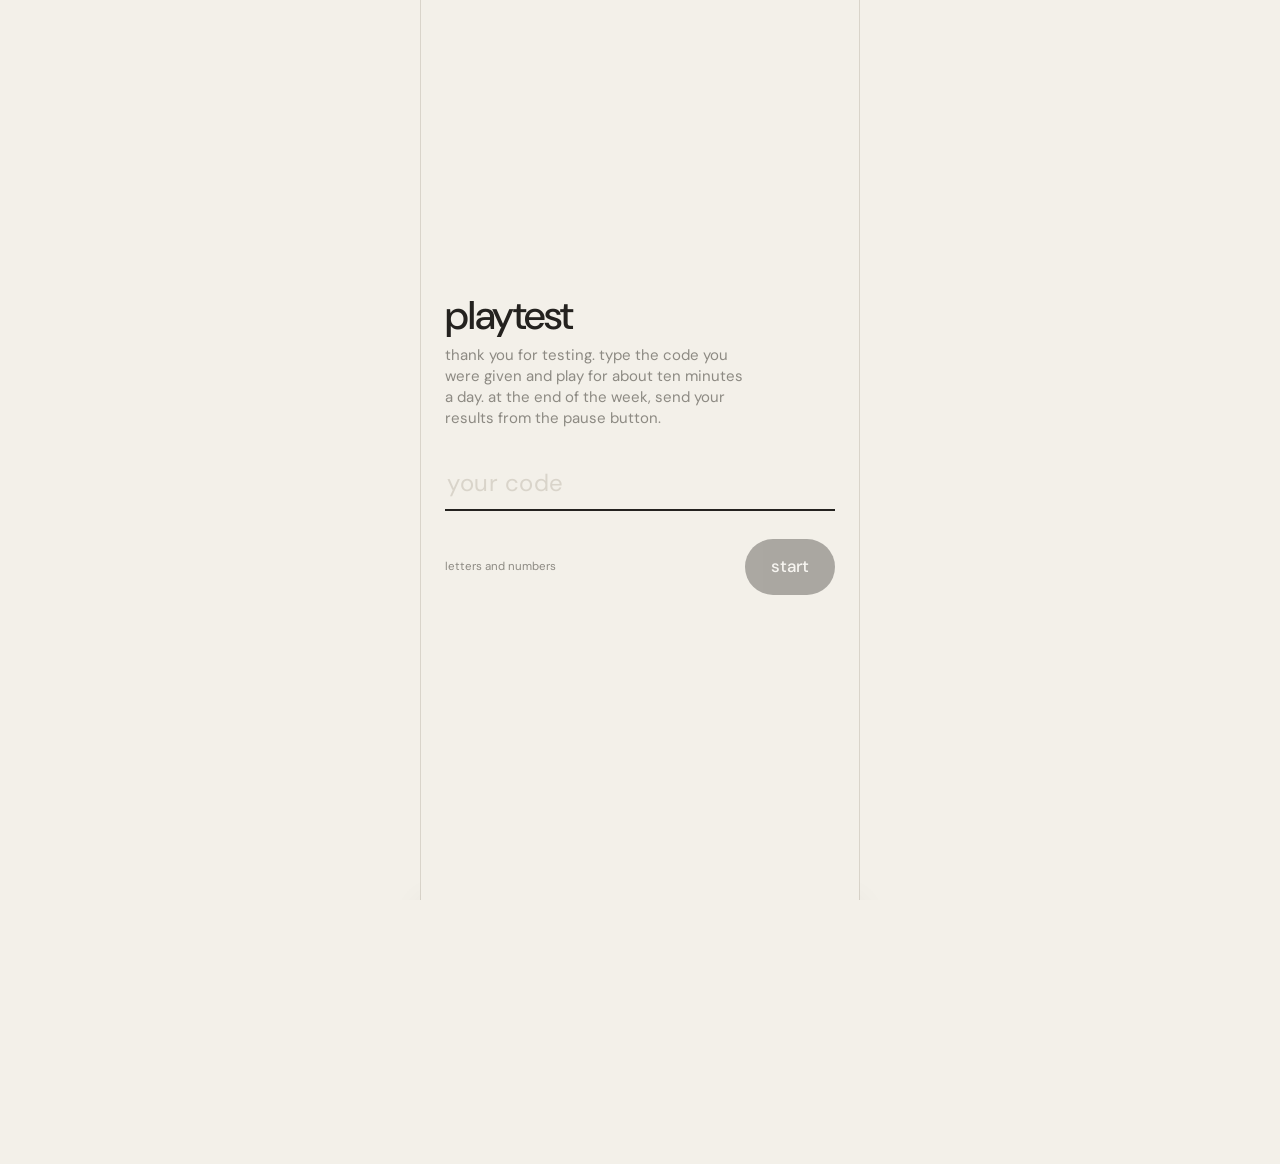
<file: index.html>
<!DOCTYPE html>
<html lang="en">
<head>
<meta charset="utf-8">
<meta name="viewport" content="width=device-width,initial-scale=1,viewport-fit=cover">
<title>mikado</title>
<link rel="icon" href="data:,">
<meta name="robots" content="noindex, nofollow">
<link rel="preload" href="./fonts/DMSans-variable.woff2" as="font" type="font/woff2" crossorigin>
  <script type="module" crossorigin src="./assets/index-BjYEsA4o.js"></script>
  <link rel="stylesheet" crossorigin href="./assets/index-D3YtkvQL.css">
</head>
<body>
<div id="app">
<header>
<div class="lv"><button class="ib" id="menuBtn" aria-label="Menu"><svg width="24" height="24" viewBox="0 0 24 24" fill="none" stroke="#24221f" stroke-width="2.2" stroke-linecap="round"><path d="M9 5v14M15 5v14"/></svg></button>
<div><div class="num" id="lvNum">1</div><div class="sub" id="lvName"></div></div></div>
<div class="count"><div><b id="cnt"></b><div class="sub" id="wob"></div></div><svg id="ring" width="48" height="48" viewBox="0 0 48 48" role="img" aria-label="Progress"></svg></div>
</header>
<div id="boardWrap"><svg id="board" viewBox="0 0 390 560" preserveAspectRatio="xMidYMid meet" role="img" aria-label="Game board of crossing coloured lines"></svg><div id="toast" role="status" aria-live="polite"></div></div>
<svg id="rack" viewBox="0 0 390 84" role="img" aria-label="Rack"></svg>
<div id="hint" aria-live="polite"></div>
<footer>
<div class="tools">
<button class="tool" id="tTweez" aria-pressed="false" aria-label="Tweezers: lift any line, even a covered one"><svg width="24" height="24" viewBox="0 0 24 24" fill="none" stroke="#24221f" stroke-width="2.2" stroke-linecap="round" stroke-linejoin="round"><path d="M8 3l3.2 12.5M16 3l-3.2 12.5"/><path d="M11.2 15.5L12 21l.8-5.5"/></svg><span id="nTweez"></span></button>
<button class="tool" id="tMag" aria-label="Magnet: pull a matching line into the rack"><svg width="24" height="24" viewBox="0 0 24 24" fill="none" stroke="#24221f" stroke-width="2.2" stroke-linecap="round" stroke-linejoin="round"><path d="M6 4v8a6 6 0 0 0 12 0V4"/><path d="M6 8h3M15 8h3"/></svg><span id="nMag"></span></button>
<button class="tool" id="tLens" aria-label="Inspect: show every free line"><svg width="24" height="24" viewBox="0 0 24 24" fill="none" stroke="#24221f" stroke-width="2.2" stroke-linecap="round" stroke-linejoin="round"><circle cx="10.5" cy="10.5" r="6"/><path d="M15 15l5.5 5.5"/></svg><span id="nLens"></span></button>
</div>
<button class="tool" id="tUndo" aria-label="Undo last move"><svg width="24" height="24" viewBox="0 0 24 24" fill="none" stroke="#24221f" stroke-width="2.2" stroke-linecap="round" stroke-linejoin="round"><path d="M9 14L4 9l5-5"/><path d="M4 9h10.5a5.5 5.5 0 0 1 0 11H11"/></svg><span id="nUndo"></span></button>
</footer>
<svg id="fly" aria-hidden="true"></svg>

<section class="over" id="win" aria-labelledby="winT">
<svg id="ghost" viewBox="0 0 390 560" style="width:100%;height:auto;max-height:32vh;opacity:.55" aria-hidden="true"></svg>
<div class="sub" style="margin-top:6px" id="winLv"></div>
<div style="display:flex;align-items:baseline;gap:10px"><span class="big" id="winN"></span><h2 id="winT" style="font-size:20px;letter-spacing:0">lines cleared</h2></div>
<div style="display:flex;align-items:center;gap:10px;margin-top:6px"><svg id="stars" width="90" height="24" viewBox="0 0 90 24" aria-hidden="true"></svg><span class="sub" id="starTxt"></span></div>
<div class="stats"><div><b id="sMoves"></b><span>moves</span></div><div><b id="sTime"></b><span>time</span></div><div><b id="sWob"></b><span>wobbles</span></div></div>
<div class="sub" style="margin-top:22px">sets cleared, in order</div>
<svg id="chart" width="300" height="140" viewBox="0 0 300 140" role="img" aria-label="Order and time each colour was cleared"></svg>
<div class="row"><button class="txt" id="replay"><svg width="22" height="22" viewBox="0 0 24 24" fill="none" stroke="#24221f" stroke-width="2.2" stroke-linecap="round" stroke-linejoin="round"><path d="M4 12a8 8 0 1 0 2.3-5.7"/><path d="M4 4v4h4"/></svg>replay</button><button class="pill" id="nextBtn">next</button></div>
</section>

<section class="over" id="lose" aria-labelledby="loseT">
<div style="margin-top:auto"></div>
<svg width="300" height="40" viewBox="0 0 300 40" aria-hidden="true" id="loseRack"></svg>
<h2 id="loseT" style="margin-top:22px"></h2>
<p id="loseP"></p>
<div class="row" style="margin-top:40px"><button class="txt" id="loseUndo"><svg width="22" height="22" viewBox="0 0 24 24" fill="none" stroke="#24221f" stroke-width="2.2" stroke-linecap="round" stroke-linejoin="round"><path d="M9 14L4 9l5-5"/><path d="M4 9h10.5a5.5 5.5 0 0 1 0 11H11"/></svg>undo</button><button class="pill" id="loseRetry">try again</button></div>
<div style="margin-bottom:auto"></div>
</section>

<section class="over" id="picker" aria-labelledby="pickerT">
<h2 id="pickerT">line one</h2>
<p>the ten levels of the prototype. a temporary home until the real one is built.</p>
<div id="pickerList" style="margin-top:22px"></div>
</section>

<section class="over" id="ptStart" aria-labelledby="ptStartT">
<div style="margin-top:auto"></div>
<h2 id="ptStartT">playtest</h2>
<p>thank you for testing. type the code you were given and play for about ten minutes a day. at the end of the week, send your results from the pause button.</p>
<input id="ptCode" class="field" autocomplete="off" autocapitalize="none" autocorrect="off" spellcheck="false" maxlength="24" aria-label="Tester code" placeholder="your code">
<div class="row" style="margin-top:28px"><span class="sub">letters and numbers</span><button class="pill" id="ptGo" disabled>start</button></div>
<div style="margin-bottom:auto"></div>
</section>

<section class="over" id="ptEnd" aria-labelledby="ptEndT">
<div style="margin-top:auto"></div>
<h2 id="ptEndT">your results</h2>
<p id="ptSummary"></p>
<p>sending shares one small file with your moves on each level. nothing else about you or your phone is in it.</p>
<div class="row" style="margin-top:28px"><button class="txt" id="ptBack">back to the game</button><button class="pill" id="ptSend">send results</button></div>
<p class="sub" id="ptSent" role="status"></p>
<div style="margin-bottom:auto"></div>
</section>

<div id="scrim"></div>
<div id="sheet" role="dialog" aria-label="Menu">
<div style="width:36px;height:4px;border-radius:2px;background:var(--faint);margin:0 auto 8px"></div>
<button class="item" id="mResume">resume<span class="sub">tap outside</span></button>
<button class="item" id="mLevels">all levels</button>
<button class="item" id="mRestart">restart level</button>
<button class="item" id="mSound" aria-pressed="true">sound<span class="sub" id="soundLbl">on</span></button>
<button class="item" id="mResults" hidden>send results</button>
<button class="item" id="mDebug" hidden>debug overlay<span class="sub" id="debugLbl">off</span></button>
</div>
</div>
</body>
</html>
</file>
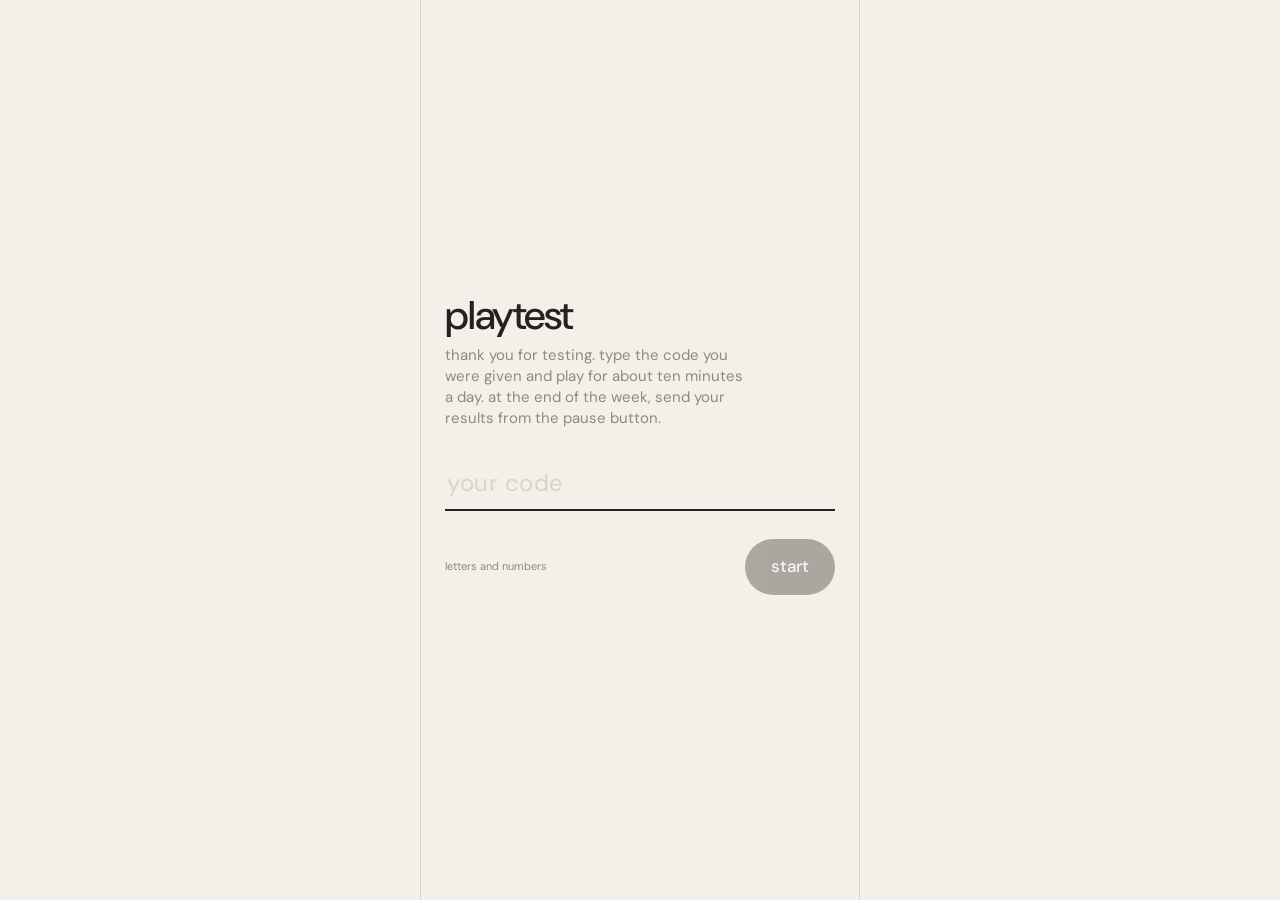
<file: 2/index.html>
<!DOCTYPE html>
<html lang="en">
<head>
<meta charset="utf-8">
<meta name="viewport" content="width=device-width,initial-scale=1,viewport-fit=cover">
<title>mikado line</title>
<link rel="icon" href="data:,">
<meta name="robots" content="noindex, nofollow">
<link rel="preload" href="./fonts/DMSans-variable.woff2" as="font" type="font/woff2" crossorigin>
  <script type="module" crossorigin src="./assets/index-CEz_vMgi.js"></script>
  <link rel="stylesheet" crossorigin href="./assets/index-fGDS7TFb.css">
</head>
<body>
<div id="app">
<header>
<div class="lv"><button class="ib" id="menuBtn" aria-label="Menu" data-i18n-aria="aria.menu"><svg aria-hidden="true" width="24" height="24" viewBox="0 0 24 24" fill="none" stroke="#24221f" stroke-width="2.2" stroke-linecap="round"><path d="M9 5v14M15 5v14"/></svg></button>
<div><div class="num" id="lvNum">1</div><div class="sub" id="lvName"></div></div></div>
<div class="count"><div><b id="cnt"></b><div class="sub" id="wob"></div></div><svg id="ring" width="48" height="48" viewBox="0 0 48 48" role="img" aria-label="Progress"></svg></div>
</header>
<div id="boardWrap"><svg id="board" viewBox="0 0 390 560" preserveAspectRatio="xMidYMid meet" role="img" aria-label="Game board of crossing coloured lines" data-i18n-aria="aria.board"></svg><div id="toast" role="status" aria-live="polite"></div></div>
<svg id="rack" viewBox="0 0 390 76" role="img" aria-label="Rack"></svg>
<div id="hint" aria-live="polite"></div>
<div id="ruleCard" role="status" hidden><svg id="ruleGlyph" width="40" height="40" viewBox="0 0 40 40" aria-hidden="true"></svg><div><div class="sub" id="ruleLabel"></div><div id="ruleText"></div></div></div>
<footer>
<div class="tools">
<button class="tool" id="tTweez" aria-pressed="false" aria-label="Tweezers: lift any line, even a covered one" data-i18n-aria="aria.tweezers"><svg aria-hidden="true" width="24" height="24" viewBox="0 0 24 24" fill="none" stroke="#24221f" stroke-width="2.2" stroke-linecap="round" stroke-linejoin="round"><path d="M8 3l3.2 12.5M16 3l-3.2 12.5"/><path d="M11.2 15.5L12 21l.8-5.5"/></svg><span id="nTweez"></span></button>
<button class="tool" id="tMag" aria-label="Magnet: pull a matching line into the rack" data-i18n-aria="aria.magnet"><svg aria-hidden="true" width="24" height="24" viewBox="0 0 24 24" fill="none" stroke="#24221f" stroke-width="2.2" stroke-linecap="round" stroke-linejoin="round"><path d="M6 4v8a6 6 0 0 0 12 0V4"/><path d="M6 8h3M15 8h3"/></svg><span id="nMag"></span></button>
<button class="tool" id="tHint" aria-label="hint: show the next move" data-i18n-aria="aria.hint"><svg aria-hidden="true" width="24" height="24" viewBox="0 0 24 24" fill="none" stroke="#24221f" stroke-width="2.2" stroke-linecap="round" stroke-linejoin="round"><circle cx="6" cy="18" r="2.5"/><path d="M8 16l8-8"/><path d="M11 7h6v6"/></svg><span id="nHint"></span></button>
<button class="tool" id="tLens" aria-label="Inspect: show every free line" data-i18n-aria="aria.inspect"><svg aria-hidden="true" width="24" height="24" viewBox="0 0 24 24" fill="none" stroke="#24221f" stroke-width="2.2" stroke-linecap="round" stroke-linejoin="round"><circle cx="10.5" cy="10.5" r="6"/><path d="M15 15l5.5 5.5"/></svg><span id="nLens"></span></button>
</div>
<button class="chip" id="showWay" hidden data-i18n="help.showTheWay">show the way</button>
<button class="tool" id="tUndo" aria-label="Undo last move" data-i18n-aria="aria.undo"><svg aria-hidden="true" width="24" height="24" viewBox="0 0 24 24" fill="none" stroke="#24221f" stroke-width="2.2" stroke-linecap="round" stroke-linejoin="round"><path d="M9 14L4 9l5-5"/><path d="M4 9h10.5a5.5 5.5 0 0 1 0 11H11"/></svg><span id="nUndo"></span></button>
</footer>
<svg id="fly" aria-hidden="true"></svg>

<section class="over" id="win" role="dialog" aria-modal="true" aria-labelledby="winT">
<button class="ib" id="winShare" aria-label="share a picture of this level" data-i18n-aria="aria.share"><svg width="24" height="24" viewBox="0 0 24 24" fill="none" stroke="#24221f" stroke-width="2.2" stroke-linecap="round" stroke-linejoin="round" aria-hidden="true"><path d="M12 4v11M7.5 8.5L12 4l4.5 4.5"/><path d="M5 13v6h14v-6"/></svg></button>
<svg id="ghost" viewBox="0 0 390 560" preserveAspectRatio="xMidYMid meet" aria-hidden="true"></svg>
<div class="winLv" id="winLv"></div>
<div class="winHead"><span class="big" id="winN"></span><h2 id="winT" data-i18n="win.linesCleared">lines cleared</h2></div>
<div class="winStars"><svg id="stars" width="90" height="24" viewBox="0 0 90 24" aria-hidden="true"></svg><span id="starTxt"></span></div>
<div class="winBody">
<div><div class="winLabel" data-i18n="win.timePerColour">time per colour</div><svg id="chart" width="240" height="140" viewBox="0 0 240 140" role="img" aria-label="When each colour was cleared" data-i18n-aria="win.chartAria"></svg></div>
<div class="winStats"><div><b id="sTime"></b><span data-i18n="win.time">time</span></div><div><b id="sWob"></b><span data-i18n="win.wobbles">wobbles</span></div></div>
</div>
<div class="row winRow"><button class="txt" id="replay"><svg width="22" height="22" viewBox="0 0 24 24" fill="none" stroke="#24221f" stroke-width="2.2" stroke-linecap="round" stroke-linejoin="round" aria-hidden="true"><path d="M4 12a8 8 0 1 0 2.3-5.7"/><path d="M4 4v4h4"/></svg><span data-i18n="win.replay">replay</span></button><button class="pill next" id="nextBtn"><span id="nextLbl">next</span><svg width="20" height="20" viewBox="0 0 24 24" fill="none" stroke="#fff" stroke-width="2.2" stroke-linecap="round" stroke-linejoin="round" aria-hidden="true"><path d="M9 6l6 6-6 6"/></svg></button></div>
</section>

<section class="over" id="lose" role="dialog" aria-modal="true" aria-labelledby="loseT">
<svg id="loseBoard" viewBox="0 0 390 560" preserveAspectRatio="xMidYMid meet" aria-hidden="true"></svg>
<svg id="loseRack" viewBox="0 0 390 80" aria-hidden="true"></svg>
<h2 id="loseT"></h2>
<p id="loseP"></p>
<div id="loseTrail" hidden><svg id="loseTrailSvg" height="32" aria-hidden="true"></svg><div class="sub" data-i18n="lose.trailCaption">the last move that could still be won is ringed</div></div>
<div class="row loseRow"><button class="txt" id="loseUndo"><svg aria-hidden="true" width="22" height="22" viewBox="0 0 24 24" fill="none" stroke="#24221f" stroke-width="2.2" stroke-linecap="round" stroke-linejoin="round"><path d="M9 14L4 9l5-5"/><path d="M4 9h10.5a5.5 5.5 0 0 1 0 11H11"/></svg><span data-i18n="lose.undo">undo</span><span class="left" id="loseLeft"></span></button><button class="pill" id="loseRetry" data-i18n="lose.retry">try again</button></div>
</section>

<section class="over" id="home" role="dialog" aria-modal="true" aria-labelledby="homeT">
<div class="homeTop"><svg aria-hidden="true" width="110" height="66" viewBox="0 0 140 84" style="display:block"><line x1="18" y1="70" x2="120" y2="6" stroke="#f3f0e9" stroke-width="16" stroke-linecap="round"/><line x1="18" y1="70" x2="120" y2="6" stroke="#e2382b" stroke-width="9" stroke-linecap="round"/><line x1="6" y1="22" x2="126" y2="66" stroke="#f3f0e9" stroke-width="16" stroke-linecap="round"/><line x1="6" y1="22" x2="126" y2="66" stroke="#2a6fd6" stroke-width="9" stroke-linecap="round"/><line x1="44" y1="4" x2="96" y2="80" stroke="#f3f0e9" stroke-width="16" stroke-linecap="round"/><line x1="44" y1="4" x2="96" y2="80" stroke="#f2b400" stroke-width="9" stroke-linecap="round"/><circle cx="18" cy="70" r="6.5" fill="#fff" stroke="#24221f" stroke-width="2.6"/><rect x="120.3" y="60.3" width="11.4" height="11.4" fill="#fff" stroke="#24221f" stroke-width="2.6" stroke-linejoin="round"/><path d="M96,72.9 L102.8,84.9 L89.2,84.9Z" fill="#fff" stroke="#24221f" stroke-width="2.6" stroke-linejoin="round"/></svg><h2 id="homeT" class="homeName" data-i18n="app.title">mikado line</h2><p data-i18n="home.tagline">one line at a time</p></div>
<button class="homeDaily" id="homeDaily" hidden><svg aria-hidden="true" width="40" height="16" viewBox="0 0 40 16"><line x1="8" y1="8" x2="32" y2="8" stroke="#f07b1e" stroke-width="5"/><circle cx="8" cy="8" r="5.5" fill="#fff" stroke="#24221f" stroke-width="2.4"/><circle cx="32" cy="8" r="5.5" fill="#fff" stroke="#24221f" stroke-width="2.4"/></svg><span class="homeDailyT" data-i18n="daily.title">daily line</span><span class="sub" id="homeDailyState"></span><svg aria-hidden="true" width="20" height="20" viewBox="0 0 24 24" fill="none" stroke="#8d8a83" stroke-width="2.2" stroke-linecap="round" stroke-linejoin="round"><path d="M9 6l6 6-6 6"/></svg></button>
<div class="homeHead"><div class="homeTitle"><h3 id="homeLine"></h3><span class="sub" id="homeOf"></span></div><button class="txt homeMapBtn" id="homeMapBtn" data-i18n="map.open">all lines</button></div>
<svg id="homeMap" viewBox="0 0 390 190" role="group" aria-label="line"></svg>
<div class="sub homeReplay" id="homeReplay" data-i18n="home.replay">tap a won stop to play it again</div>
<div class="homeFoot"><div><div class="sub" id="homeNext"></div><div class="homeLevel" id="homeLevel"></div></div><button class="pill homePlay" id="homePlay" aria-label="play" data-i18n-aria="aria.play"><svg aria-hidden="true" width="26" height="26" viewBox="0 0 24 24"><path d="M8 5l11 7-11 7z" fill="#fff"/></svg></button></div>
<nav class="tabs" id="homeTabs" hidden aria-label="sections" data-i18n-aria="aria.tabs"><button data-tab="play"><svg aria-hidden="true" width="22" height="22" viewBox="0 0 24 24" fill="none" stroke="currentColor" stroke-width="2.2" stroke-linecap="round"><path d="M5 19L19 5"/></svg><span data-i18n="tab.play">play</span></button><button data-tab="daily"><svg aria-hidden="true" width="22" height="22" viewBox="0 0 24 24" fill="none" stroke="currentColor" stroke-width="2.2" stroke-linecap="round" stroke-linejoin="round"><rect x="3.5" y="5" width="17" height="15.5" rx="1.5"/><path d="M3.5 10h17M8 3v4M16 3v4"/></svg><span data-i18n="tab.daily">daily</span></button><button data-tab="shop"><svg aria-hidden="true" width="22" height="22" viewBox="0 0 24 24" fill="none" stroke="currentColor" stroke-width="2.2" stroke-linecap="round" stroke-linejoin="round"><path d="M6 8h12l-1 12H7z"/><path d="M9 8a3 3 0 0 1 6 0"/></svg><span data-i18n="tab.shop">shop</span></button></nav>
</section>

<section class="over" id="lineDone" role="dialog" aria-modal="true" aria-labelledby="ldTitle">
<div class="ldHead"><div class="sub" id="ldLevels"></div><h2 id="ldTitle"></h2></div>
<svg id="ldNet" class="netMap" viewBox="0 0 390 250" aria-hidden="true"></svg>
<svg id="ldLine" viewBox="0 0 370 58" role="img" aria-label="stars"></svg>
<div class="ldStarsRow"><span id="ldStars"></span><span class="sub" id="ldGoal"></span></div>
<div id="ldRows"></div>
<div class="ldFoot"><button class="pill" id="ldNext" data-i18n="lineDone.next">next line</button></div>
</section>

<section class="over" id="howto" role="dialog" aria-modal="true" aria-labelledby="howtoT">
<button class="ib" id="howtoBack" aria-label="back" data-i18n-aria="aria.back"><svg width="24" height="24" viewBox="0 0 24 24" fill="none" stroke="#24221f" stroke-width="2.2" stroke-linecap="round" stroke-linejoin="round" aria-hidden="true"><path d="M15 6l-6 6 6 6"/></svg></button>
<h2 id="howtoT" data-i18n="howto.title">how to play</h2>
<div id="htList"></div>
</section>

<section class="over" id="end" role="dialog" aria-modal="true" aria-labelledby="endT">
<div style="margin-top:auto"></div>
<h2 id="endT" data-i18n="end.title">all lines played</h2>
<p data-i18n="end.text">new lines arrive with updates.</p>
<div class="endRow"><span class="sub" id="endGoals"></span></div>
<button class="endRow endDaily" id="endDaily" hidden><span data-i18n="daily.title">daily line</span><span class="sub" id="endDailyState"></span></button>
<div style="margin-bottom:auto"></div>
<button class="pill" id="endHome" data-i18n="end.home">home</button>
</section>

<section class="over" id="shop" role="dialog" aria-modal="true" aria-labelledby="shopT">
<button class="ib" id="shopBack" aria-label="back" data-i18n-aria="aria.back"><svg width="24" height="24" viewBox="0 0 24 24" fill="none" stroke="#24221f" stroke-width="2.2" stroke-linecap="round" stroke-linejoin="round" aria-hidden="true"><path d="M15 6l-6 6 6 6"/></svg></button>
<div class="shopHead"><h2 id="shopT" data-i18n="shop.title">shop</h2><span id="shopTokens"></span></div>
<p data-i18n="shop.tagline">tools and calm. tokens come only from playing.</p>
<div class="shopNote" id="shopOffline" hidden data-i18n="shop.offline">the store cannot be reached right now. everything you own still works.</div>
<div id="shopList"></div>
<button class="txt" id="shopRestore" data-i18n="shop.restore">restore purchases</button>
<nav class="tabs" id="shopTabs" hidden aria-label="sections" data-i18n-aria="aria.tabs"><button data-tab="play"><svg aria-hidden="true" width="22" height="22" viewBox="0 0 24 24" fill="none" stroke="currentColor" stroke-width="2.2" stroke-linecap="round"><path d="M5 19L19 5"/></svg><span data-i18n="tab.play">play</span></button><button data-tab="daily"><svg aria-hidden="true" width="22" height="22" viewBox="0 0 24 24" fill="none" stroke="currentColor" stroke-width="2.2" stroke-linecap="round" stroke-linejoin="round"><rect x="3.5" y="5" width="17" height="15.5" rx="1.5"/><path d="M3.5 10h17M8 3v4M16 3v4"/></svg><span data-i18n="tab.daily">daily</span></button><button data-tab="shop"><svg aria-hidden="true" width="22" height="22" viewBox="0 0 24 24" fill="none" stroke="currentColor" stroke-width="2.2" stroke-linecap="round" stroke-linejoin="round"><path d="M6 8h12l-1 12H7z"/><path d="M9 8a3 3 0 0 1 6 0"/></svg><span data-i18n="tab.shop">shop</span></button></nav>
</section>

<section class="over" id="dataCard" role="dialog" aria-modal="true" aria-labelledby="dataT">
<div style="margin-top:auto"></div>
<h2 id="dataT" data-i18n="data.title">help make better levels?</h2>
<p data-i18n="data.text">the game can send how levels are played: tries, wins, wobbles and time. no name, no contacts, nothing for ads. you can change this in settings.</p>
<div style="margin-bottom:auto"></div>
<div class="row dataRow"><button class="ghostBtn" id="dataNo" data-i18n="data.no">no thanks</button><button class="ghostBtn" id="dataYes" data-i18n="data.yes">yes, send</button></div>
</section>

<section class="over" id="daily" role="dialog" aria-modal="true" aria-labelledby="dailyT">
<h2 id="dailyT" data-i18n="daily.title">daily line</h2>
<p class="sub dailySub" data-i18n="daily.sub">a new board every morning</p>
<div class="dailyHead"><button class="ib" id="dailyPrev" aria-label="previous month" data-i18n-aria="aria.prevMonth"><svg width="20" height="20" viewBox="0 0 24 24" fill="none" stroke="currentColor" stroke-width="2.2" stroke-linecap="round" stroke-linejoin="round" aria-hidden="true"><path d="M15 6l-6 6 6 6"/></svg></button><h3 id="dailyMonth"></h3><button class="ib" id="dailyNext" aria-label="next month" data-i18n-aria="aria.nextMonth"><svg width="20" height="20" viewBox="0 0 24 24" fill="none" stroke="currentColor" stroke-width="2.2" stroke-linecap="round" stroke-linejoin="round" aria-hidden="true"><path d="M9 6l6 6-6 6"/></svg></button><span class="sub dailyRun" id="dailyRun"></span></div>
<svg id="dailyCal" viewBox="0 0 390 380" role="group" aria-label="calendar"></svg>
<div class="dailyLegend sub"><span id="dailyLegendRun"><svg width="34" height="12" viewBox="0 0 34 12" aria-hidden="true"><line x1="6" y1="6" x2="28" y2="6" stroke="#f07b1e" stroke-width="5" stroke-linecap="round"/><circle cx="6" cy="6" r="4.5" fill="#fff" stroke="#24221f" stroke-width="2"/><circle cx="28" cy="6" r="4.5" fill="#fff" stroke="#24221f" stroke-width="2"/></svg><span data-i18n="daily.legendRun">current run</span></span><span id="dailyLegendRest"><svg width="12" height="12" viewBox="0 0 12 12" aria-hidden="true"><circle cx="6" cy="6" r="4" fill="#fff" stroke="#f07b1e" stroke-width="2"/></svg><span data-i18n="daily.legendRest">rest day</span></span><span><svg width="12" height="12" viewBox="0 0 12 12" aria-hidden="true"><circle cx="6" cy="6" r="3" fill="#d9d4ca"/></svg><span data-i18n="daily.legendOpen">not played</span></span></div>
<div class="sub dailyWeek" id="dailyWeek"></div>
<div class="dailyFoot"><svg id="dailyThumb" viewBox="0 0 390 560" aria-hidden="true"></svg><div class="dailyFootText"><div class="sub" id="dailyToday"></div><div class="dailyLines" id="dailyLines"></div></div><button class="pill homePlay" id="dailyPlay" aria-label="play today's board" data-i18n-aria="aria.dailyPlay"><svg aria-hidden="true" width="26" height="26" viewBox="0 0 24 24"><path d="M8 5l11 7-11 7z" fill="#fff"/></svg></button></div>
<nav class="tabs" id="dailyTabs" hidden aria-label="sections" data-i18n-aria="aria.tabs"><button data-tab="play"><svg aria-hidden="true" width="22" height="22" viewBox="0 0 24 24" fill="none" stroke="currentColor" stroke-width="2.2" stroke-linecap="round"><path d="M5 19L19 5"/></svg><span data-i18n="tab.play">play</span></button><button data-tab="daily"><svg aria-hidden="true" width="22" height="22" viewBox="0 0 24 24" fill="none" stroke="currentColor" stroke-width="2.2" stroke-linecap="round" stroke-linejoin="round"><rect x="3.5" y="5" width="17" height="15.5" rx="1.5"/><path d="M3.5 10h17M8 3v4M16 3v4"/></svg><span data-i18n="tab.daily">daily</span></button><button data-tab="shop"><svg aria-hidden="true" width="22" height="22" viewBox="0 0 24 24" fill="none" stroke="currentColor" stroke-width="2.2" stroke-linecap="round" stroke-linejoin="round"><path d="M6 8h12l-1 12H7z"/><path d="M9 8a3 3 0 0 1 6 0"/></svg><span data-i18n="tab.shop">shop</span></button></nav>
</section>

<section class="over" id="dailyDone" role="dialog" aria-modal="true" aria-labelledby="ddTitle">
<div class="ldHead"><div class="sub" id="ddDate"></div><h2 id="ddTitle" data-i18n="dailyDone.title">daily line done</h2></div>
<div class="ddStarsRow"><svg id="ddStars" width="88" height="24" viewBox="0 0 88 24" role="img" aria-label="stars"></svg><span class="sub" id="ddWobbles"></span></div>
<div id="ddRows"></div>
<div class="ddFoot"><button class="ghostBtn" id="ddShare" aria-label="share a picture of the result" data-i18n-aria="aria.dailyShare"><svg aria-hidden="true" width="20" height="20" viewBox="0 0 24 24" fill="none" stroke="#24221f" stroke-width="2.2" stroke-linecap="round" stroke-linejoin="round"><path d="M12 15V4M8 8l4-4 4 4"/><path d="M5 12v7h14v-7"/></svg><span data-i18n="dailyDone.share">share</span></button><button class="pill" id="ddCalendar" data-i18n="dailyDone.calendar">calendar</button></div>
</section>

<section class="over" id="reminder" role="dialog" aria-modal="true" aria-labelledby="remT">
<div style="margin-top:auto"></div>
<svg width="44" height="44" viewBox="0 0 24 24" fill="none" stroke="#24221f" stroke-width="1.8" stroke-linecap="round" stroke-linejoin="round" aria-hidden="true"><path d="M6 16V11a6 6 0 0 1 12 0v5l1.5 2h-15z"/><path d="M10 20a2 2 0 0 0 4 0"/></svg>
<h2 id="remT" data-i18n="reminder.title">a nudge for the daily line?</h2>
<p data-i18n="reminder.text">one note a day at a time you pick. none once you have played that day. you can turn it off in settings.</p>
<div><button class="chip" id="remTime">at 19:00</button></div>
<div style="margin-bottom:auto"></div>
<div class="row dataRow"><button class="ghostBtn" id="remNo" data-i18n="reminder.no">not now</button><button class="ghostBtn" id="remYes" data-i18n="reminder.yes">yes, remind me</button></div>
</section>

<section class="over" id="map" role="dialog" aria-modal="true" aria-labelledby="mapT">
<button class="ib" id="mapBack" aria-label="back" data-i18n-aria="aria.back"><svg width="24" height="24" viewBox="0 0 24 24" fill="none" stroke="#24221f" stroke-width="2.2" stroke-linecap="round" stroke-linejoin="round" aria-hidden="true"><path d="M15 6l-6 6 6 6"/></svg></button>
<h2 id="mapT" data-i18n="map.title">the network</h2>
<p data-i18n="map.text">a won level can be played again for more stars.</p>
<div id="mapList"></div>
</section>

<section class="over" id="picker" role="dialog" aria-modal="true" aria-labelledby="pickerT">
<h2 id="pickerT" data-i18n="picker.title">line one</h2>
<p data-i18n="picker.text">the ten levels of the prototype. a temporary home until the real one is built.</p>
<div id="pickerList" style="margin-top:22px"></div>
</section>

<section class="over" id="ptStart" role="dialog" aria-modal="true" aria-labelledby="ptStartT">
<div style="margin-top:auto"></div>
<h2 id="ptStartT" data-i18n="pt.title">playtest</h2>
<p data-i18n="pt.text">thank you for testing. type the code you were given and play for about ten minutes a day. at the end of the week, send your results from the pause button.</p>
<input id="ptCode" class="field" autocomplete="off" autocapitalize="none" autocorrect="off" spellcheck="false" maxlength="24" aria-label="Tester code" placeholder="your code" data-i18n-aria="aria.code" data-i18n-placeholder="pt.placeholder">
<div class="row" style="margin-top:28px"><span class="sub" data-i18n="pt.letters">letters and numbers</span><button class="pill" id="ptGo" disabled data-i18n="pt.start">start</button></div>
<div style="margin-bottom:auto"></div>
</section>

<section class="over" id="ptEnd" role="dialog" aria-modal="true" aria-labelledby="ptEndT">
<div style="margin-top:auto"></div>
<h2 id="ptEndT" data-i18n="pt.endTitle">your results</h2>
<p id="ptSummary"></p>
<p data-i18n="pt.privacy">sending shares one small file with your moves on each level. nothing else about you or your phone is in it.</p>
<div class="row" style="margin-top:28px"><button class="txt" id="ptBack" data-i18n="pt.back">back to the game</button><button class="pill" id="ptSend" data-i18n="pt.send">send results</button></div>
<p class="sub" id="ptSent" role="status"></p>
<div style="margin-bottom:auto"></div>
</section>

<section class="over" id="settings" role="dialog" aria-modal="true" aria-labelledby="settingsT">
<button class="ib" id="settingsBack" aria-label="back" data-i18n-aria="aria.back"><svg width="24" height="24" viewBox="0 0 24 24" fill="none" stroke="#24221f" stroke-width="2.2" stroke-linecap="round" stroke-linejoin="round" aria-hidden="true"><path d="M15 6l-6 6 6 6"/></svg></button>
<h2 id="settingsT" data-i18n="settings.title">settings</h2>
<div id="settingsList"></div>
</section>

<div id="scrim"></div>
<div id="scrimShop"></div>
<div class="bsheet" id="toolSheet" hidden role="dialog" aria-modal="true" aria-labelledby="toolTitle"><div class="grab" aria-hidden="true"></div><h3 id="toolTitle"></h3><p id="toolText"></p><div class="row"><button class="pill" id="toolBuy"></button><button class="ghostBtn" id="toolShop" data-i18n="sheet.moreInShop">more in the shop</button></div><div class="sub" id="toolHave"></div><button class="txt" id="toolClose" data-i18n="sheet.close">close</button></div>
<div class="bsheet" id="lineSheet" hidden role="dialog" aria-modal="true" aria-labelledby="lineTitle"><div class="grab" aria-hidden="true"></div><div class="row" style="justify-content:space-between;align-items:baseline"><h3 id="lineTitle"></h3><span class="sub" id="lineStars"></span></div><div id="lineLevels"></div><button class="txt" id="lineClose" data-i18n="sheet.close">close</button></div>
<div class="bsheet" id="confirmSheet" hidden role="dialog" aria-modal="true" aria-labelledby="confirmTitle"><div class="grab" aria-hidden="true"></div><h3 id="confirmTitle"></h3><p id="confirmText"></p><div class="row"><button class="ghostBtn" id="confirmNo" data-i18n="confirm.back">back</button><button class="pill" id="confirmYes"></button></div></div>
<div class="bsheet" id="buySheet" hidden role="dialog" aria-modal="true" aria-labelledby="buyTitle"><div class="grab" aria-hidden="true"></div><h3 id="buyTitle"></h3><p id="buyText"></p><button class="pill" id="buyClose" data-i18n="sheet.done">done</button></div>
<div id="sheet" role="dialog" aria-label="Menu" data-i18n-aria="aria.menu">
<div class="grab" aria-hidden="true"></div>
<div class="sheetHead"><b id="sheetLv"></b><span class="sub" id="sheetSub"></span></div>
<svg id="sheetLine" viewBox="0 0 350 36" aria-hidden="true"></svg>
<div class="stops">
<button class="item" id="mResume"><span data-i18n="pause.resume">resume</span><span class="sub" data-i18n="pause.here" aria-hidden="true">you are here</span></button>
<button class="item" id="mHome" hidden data-i18n="pause.home">home</button>
<button class="item" id="mLevels" data-i18n="pause.allLevels">all levels</button>
<button class="item" id="mRestart" data-i18n="pause.restart">restart level</button>
<button class="item" id="mHowTo" data-i18n="pause.howTo">how to play</button>
<button class="item" id="mSettings"><span data-i18n="pause.settings">settings</span><span class="sub" aria-hidden="true">›</span></button>
<button class="item" id="mSound" aria-pressed="true"><span data-i18n="pause.sound">sound</span><span id="soundLbl"></span></button>
<button class="item" id="mHaptics" aria-pressed="true"><span data-i18n="pause.vibration">vibration</span><span id="hapticsLbl"></span></button>
<button class="item" id="mResults" hidden data-i18n="pause.sendResults">send results</button>
<button class="item" id="mDebug" hidden><span data-i18n="pause.debug">debug overlay</span><span class="sub" id="debugLbl">off</span></button>
</div>
</div>
</div>
</body>
</html>
</file>
<file: assets/index-D3YtkvQL.css>
@font-face{font-family:DM Sans;src:url(../fonts/DMSans-variable.woff2)format("woff2");font-weight:100 1000;font-style:normal;font-display:block}:root{--lightningcss-light:initial;--lightningcss-dark: ;color-scheme:light;--paper:#f3f0e9;--ink:#24221f;--mute:#8d8a83;--faint:#d9d4ca}*{box-sizing:border-box;min-width:0}html,body{background:var(--paper);height:100%;color:var(--ink);-webkit-tap-highlight-color:transparent;-webkit-user-select:none;user-select:none;margin:0;font:16px/1.4 DM Sans,system-ui,sans-serif;overflow:hidden}#app{max-width:440px;height:100dvh;padding:env(safe-area-inset-top) 0 env(safe-area-inset-bottom);flex-direction:column;margin:0 auto;display:flex;position:relative}@media (width>=600px){#app{border-left:1px solid var(--faint);border-right:1px solid var(--faint)}}header{justify-content:space-between;align-items:center;padding:14px 16px 4px 8px;display:flex}.lv{align-items:center;gap:2px;display:flex}.num{letter-spacing:-.5px;font-size:30px;font-weight:300;line-height:1}.sub{color:var(--mute);font-size:11.5px}.count{text-align:right;align-items:center;gap:12px;display:flex}.count b{font-variant-numeric:tabular-nums;font-size:20px;font-weight:500}.count b span{color:var(--mute);font-weight:400}button{font:inherit;color:inherit;cursor:pointer;background:0 0;border:0;padding:0}.ib{border-radius:22px;place-items:center;width:44px;height:44px;display:grid}.ib:focus-visible,.tool:focus-visible,.pill:focus-visible,.txt:focus-visible,.item:focus-visible,.pick:focus-visible{outline:2px solid var(--ink);outline-offset:2px}#boardWrap{touch-action:manipulation;flex:1;position:relative}#board{width:100%;height:100%;display:block;position:absolute;inset:0}#rack{width:100%;height:84px;display:block}#hint{text-align:center;color:var(--mute);min-height:20px;font-size:13px;transition:color .2s}#hint.warn{color:#e2382b}footer{justify-content:space-between;align-items:center;padding:6px 12px 14px;display:flex}.tools{gap:4px;display:flex}.tool{font-variant-numeric:tabular-nums;border-radius:22px;align-items:center;gap:6px;height:44px;padding:0 10px;font-size:15px;font-weight:500;display:flex;position:relative}.tool[aria-pressed=true]{background:var(--ink);color:var(--paper)}.tool[aria-pressed=true] svg{stroke:var(--paper)}.tool:disabled{opacity:.35;cursor:default}#fly{pointer-events:none;width:100%;height:100%;position:absolute;inset:0;overflow:visible}.blocker{animation:.55s ease-out 2 flash}@keyframes flash{50%{stroke-width:20px}}.pop{animation:.32s cubic-bezier(.3,1.6,.5,1) pop}@keyframes pop{0%{transform:scale(.2)}}.gone{opacity:0;transition:transform .26s ease-in,opacity .26s;transform:scale(0)}.slot{transform-box:fill-box;transform-origin:50%}.pulse{animation:1.1s ease-out 2 pulse}@keyframes pulse{0%{r:8px;opacity:.9}to{r:30px;opacity:0}}.hotring{animation:.8s ease-in-out infinite hot}@keyframes hot{50%{opacity:.35}}#toast{background:var(--ink);color:var(--paper);opacity:0;pointer-events:none;white-space:nowrap;border-radius:16px;padding:7px 14px;font-size:13px;transition:opacity .2s,transform .2s;position:absolute;top:76px;left:50%;transform:translate(-50%,-8px)}#toast.on{opacity:1;transform:translate(-50%)}.over{background:var(--paper);padding:calc(env(safe-area-inset-top) + 18px) 24px calc(env(safe-area-inset-bottom) + 28px);z-index:5;opacity:0;flex-direction:column;transition:opacity .3s;display:none;position:absolute;inset:0}.over.on{display:flex}.over.show{opacity:1}.over h2{letter-spacing:-1.2px;margin:0;font-size:40px;font-weight:500;line-height:1}.over p{color:var(--mute);max-width:30ch;margin:10px 0 0;font-size:15px}.pill{background:var(--ink);color:#fff;border-radius:28px;justify-content:center;align-items:center;gap:10px;height:56px;padding:0 26px;font-size:17px;font-weight:500;display:inline-flex}.txt{align-items:center;gap:8px;height:48px;padding:0 6px;font-size:16px;font-weight:500;display:inline-flex}.txt:disabled{opacity:.35;cursor:default}.big{letter-spacing:-4px;font-size:96px;font-weight:300;line-height:1}.stats{gap:26px;margin-top:22px;display:flex}.stats div b{font-variant-numeric:tabular-nums;font-size:26px;font-weight:500;line-height:1;display:block}.stats div span{color:var(--mute);font-size:11.5px}.row{justify-content:space-between;align-items:center;margin-top:auto;display:flex}#picker{z-index:7;overflow-y:auto}.pick{border-top:1px solid var(--faint);text-align:left;align-items:center;gap:14px;width:100%;min-height:52px;padding:10px 0;display:flex}.pick b{font-variant-numeric:tabular-nums;width:28px;font-weight:500}#sheet{border-top:1px solid var(--faint);padding:10px 20px calc(env(safe-area-inset-bottom) + 20px);z-index:6;background:#fff;transition:transform .25s;position:absolute;bottom:0;left:0;right:0;transform:translateY(105%);box-shadow:0 -10px 30px #00000014}#sheet.on{transform:none}#sheet button.item{border-bottom:1px solid var(--faint);justify-content:space-between;align-items:center;width:100%;height:52px;font-size:16px;display:flex}#scrim{opacity:0;pointer-events:none;z-index:5;background:#24221f40;transition:opacity .25s;position:absolute;inset:0}#scrim.on{opacity:1;pointer-events:auto}@media (prefers-reduced-motion:reduce){*{transition-duration:.01ms!important;animation-duration:.01ms!important}}#debug{left:8px;bottom:calc(env(safe-area-inset-bottom) + 4px);z-index:20;pointer-events:none;white-space:pre;color:#fff;font-variant-numeric:tabular-nums;background:#24221fc7;border-radius:6px;padding:5px 7px;font:10.5px/1.35 ui-monospace,Menlo,monospace;position:fixed}[hidden]{display:none!important}.beckon{animation:1.6s ease-out infinite beckon}@keyframes beckon{0%{r:9px;opacity:.75}to{r:28px;opacity:0}}.tool.intro,.txt.intro{animation:.9s ease-in-out 3 intro}@keyframes intro{50%{background:#24221f14;transform:scale(1.18)}}.field{border:0;border-bottom:2px solid var(--ink);height:56px;font:inherit;letter-spacing:.5px;color:var(--ink);-webkit-user-select:text;user-select:text;background:0 0;outline:none;margin-top:26px;padding:0 2px;font-size:24px}.field::placeholder{color:var(--faint)}#ptEnd,#ptStart{z-index:8}.pill:disabled{opacity:.35;cursor:default}
</file>
<file: 2/assets/index-fGDS7TFb.css>
@font-face{font-family:DM Sans;src:url(../fonts/DMSans-variable.woff2)format("woff2");font-weight:100 1000;font-style:normal;font-display:block}:root{--lightningcss-light:initial;--lightningcss-dark: ;color-scheme:light;--paper:#f3f0e9;--ink:#24221f;--mute:#8d8a83;--faint:#d9d4ca}*{box-sizing:border-box;min-width:0}html,body{background:var(--paper);height:100%;color:var(--ink);font:calc(16px*var(--ts,1))/1.4 "DM Sans",system-ui,sans-serif;-webkit-tap-highlight-color:transparent;-webkit-user-select:none;user-select:none;margin:0;overflow:hidden}#app{max-width:440px;height:100dvh;padding:env(safe-area-inset-top) 0 env(safe-area-inset-bottom);flex-direction:column;margin:0 auto;display:flex;position:relative;overflow:clip}@media (width>=600px){#app{border-left:1px solid var(--faint);border-right:1px solid var(--faint)}}header{justify-content:space-between;align-items:center;padding:18px 18px 4px 14px;display:flex}.lv{align-items:center;gap:4px;display:flex}.num{letter-spacing:-.5px;font-size:30px;font-weight:300;line-height:1}.sub{font-size:calc(11px*var(--ts,1));color:var(--mute)}.count{text-align:right;align-items:center;gap:12px;display:flex}.count b{font-size:calc(20px*var(--ts,1));font-variant-numeric:tabular-nums;font-weight:500;line-height:1;display:block}.count b span{color:var(--mute);font-weight:400}button{font:inherit;color:inherit;cursor:pointer;background:0 0;border:0;padding:0}.ib{border-radius:22px;place-items:center;width:44px;height:44px;display:grid}.ib:focus-visible,.tool:focus-visible,.pill:focus-visible,.txt:focus-visible,.item:focus-visible,.pick:focus-visible{outline:2px solid var(--ink);outline-offset:2px}#boardWrap{touch-action:manipulation;flex:1;position:relative}#board{width:100%;height:100%;display:block;position:absolute;inset:0}#rack{width:100%;height:76px;display:block}#hint{text-align:center;font-size:calc(12.5px*var(--ts,1));color:var(--mute);min-height:20px;transition:color .2s}#hint.warn{color:#e2382b}footer{padding:6px 14px max(0px,calc(30px - env(safe-area-inset-bottom)));justify-content:space-between;align-items:center;display:flex}.tools{gap:6px;display:flex}.tool{height:44px;font-size:calc(15px*var(--ts,1));font-variant-numeric:tabular-nums;border-radius:22px;align-items:center;gap:6px;padding:0 6px;font-weight:500;display:flex;position:relative}.tool[aria-pressed=true]{background:var(--ink);color:var(--paper)}.tool[aria-pressed=true] svg{stroke:var(--paper)}.tool:disabled{opacity:.35;cursor:default}#fly{pointer-events:none;width:100%;height:100%;position:absolute;inset:0;overflow:visible}.blocker{animation:.55s ease-out 2 flash}@keyframes flash{50%{stroke-width:20px}}.pop{animation:.32s cubic-bezier(.3,1.6,.5,1) pop}@keyframes pop{0%{transform:scale(.2)}}.gone{opacity:0;transition:transform .26s ease-in,opacity .26s;transform:scale(0)}.slot{transform-box:fill-box;transform-origin:50%}.pulse{animation:1.1s ease-out 2 pulse}@keyframes pulse{0%{r:8px;opacity:.9}to{r:30px;opacity:0}}.hotring{animation:.8s ease-in-out infinite hot}@keyframes hot{50%{opacity:.35}}#toast{background:var(--ink);color:var(--paper);font-size:calc(13px*var(--ts,1));opacity:0;pointer-events:none;white-space:nowrap;border-radius:16px;padding:7px 14px;transition:opacity .2s,transform .2s;position:absolute;top:76px;left:50%;transform:translate(-50%,-8px)}#toast.on{opacity:1;transform:translate(-50%)}.over{background:var(--paper);padding:calc(env(safe-area-inset-top) + 18px) 24px calc(env(safe-area-inset-bottom) + 28px);z-index:5;opacity:0;flex-direction:column;transition:opacity .3s;display:none;position:absolute;inset:0}.over.on{display:flex}.over.show{opacity:1}.over h2{letter-spacing:-1.2px;margin:0;font-size:40px;font-weight:500;line-height:1}.over p{color:var(--mute);font-size:calc(15px*var(--ts,1));max-width:30ch;margin:10px 0 0}.pill{background:var(--ink);color:#fff;height:56px;font-size:calc(17px*var(--ts,1));border-radius:28px;justify-content:center;align-items:center;gap:10px;padding:0 26px;font-weight:500;display:inline-flex}.txt{height:48px;font-size:calc(16px*var(--ts,1));align-items:center;gap:8px;padding:0 6px;font-weight:500;display:inline-flex}.txt:disabled{opacity:.35;cursor:default}.big{letter-spacing:-4px;font-size:96px;font-weight:300;line-height:1}.stats{gap:26px;margin-top:22px;display:flex}.stats div b{font-size:calc(26px*var(--ts,1));font-variant-numeric:tabular-nums;font-weight:500;line-height:1;display:block}.stats div span{font-size:calc(11.5px*var(--ts,1));color:var(--mute)}.row{justify-content:space-between;align-items:center;margin-top:auto;display:flex}#picker{z-index:7;overflow-y:auto}.pick{border-top:1px solid var(--faint);text-align:left;align-items:center;gap:14px;width:100%;min-height:52px;padding:10px 0;display:flex}.pick b{font-variant-numeric:tabular-nums;width:28px;font-weight:500}#sheet{border-top:1px solid var(--faint);padding:10px 20px calc(env(safe-area-inset-bottom) + 20px);z-index:6;background:#fff;transition:transform .25s;position:absolute;bottom:0;left:0;right:0;transform:translateY(105%);box-shadow:0 -10px 30px #00000014}#sheet.on{transform:none}#sheet button.item{width:100%;height:52px;font-size:calc(16px*var(--ts,1));border-bottom:1px solid var(--faint);justify-content:space-between;align-items:center;display:flex}#scrim{opacity:0;pointer-events:none;z-index:5;background:#24221f40;transition:opacity .25s;position:absolute;inset:0}#scrim.on{opacity:1;pointer-events:auto}@media (prefers-reduced-motion:reduce){*{transition-duration:.01ms!important;animation-duration:.01ms!important}}#debug{left:8px;bottom:calc(env(safe-area-inset-bottom) + 4px);z-index:20;pointer-events:none;white-space:pre;color:#fff;font-variant-numeric:tabular-nums;background:#24221fc7;border-radius:6px;padding:5px 7px;font:10.5px/1.35 ui-monospace,Menlo,monospace;position:fixed}[hidden]{display:none!important}.beckon{animation:1.6s ease-out infinite beckon}@keyframes beckon{0%{r:9px;opacity:.75}to{r:28px;opacity:0}}.tool.intro,.txt.intro{animation:.9s ease-in-out 3 intro}@keyframes intro{50%{background:#24221f14;transform:scale(1.18)}}.field{border:0;border-bottom:2px solid var(--ink);height:56px;font:inherit;font-size:calc(24px*var(--ts,1));letter-spacing:.5px;color:var(--ink);-webkit-user-select:text;user-select:text;background:0 0;outline:none;margin-top:26px;padding:0 2px}.field::placeholder{color:var(--faint)}#ptEnd,#ptStart{z-index:8}.pill:disabled{opacity:.35;cursor:default}#win{padding-top:calc(env(safe-area-inset-top) + 62px)}#ghost{opacity:.9;flex:auto;width:100%;min-height:120px;max-height:38vh}.winLv{font-size:calc(13px*var(--ts,1));color:var(--mute);margin-top:14px}.winHead{align-items:baseline;gap:10px;display:flex}.winHead h2{font-size:calc(20px*var(--ts,1));letter-spacing:0;font-weight:500}.winStars{font-size:calc(12.5px*var(--ts,1));color:var(--mute);align-items:center;gap:10px;margin-top:10px;display:flex}.winBody{justify-content:space-between;align-items:flex-start;margin-top:18px;display:flex}.winLabel{font-size:calc(12px*var(--ts,1));color:var(--mute);margin-bottom:6px}.winStats{text-align:right;flex-direction:column;gap:18px;margin-top:18px;display:flex}.winStats b{font-size:calc(26px*var(--ts,1));font-variant-numeric:tabular-nums;font-weight:500;line-height:1;display:block}.winStats span{font-size:calc(11.5px*var(--ts,1));color:var(--mute);margin-top:4px;display:block}.winRow{margin-top:auto;padding-top:16px}.pill.next{padding:0 22px 0 26px}.star{transition:fill .25s}.star.draw{animation:.35s cubic-bezier(.3,1.6,.5,1) both starIn}@keyframes starIn{0%{fill:#fff;transform:scale(.2)}}.star{transform-box:fill-box;transform-origin:50%}@media (height<=700px){.big{font-size:72px}.winBody{margin-top:10px}#chart{height:110px}}.chip{border:1.5px solid var(--ink);height:40px;font-size:calc(15px*var(--ts,1));background:#fff;border-radius:20px;padding:0 18px;font-weight:500}footer.offer>:not(#showWay){display:none!important}footer.offer{justify-content:center;min-height:56px}#settings{z-index:7;overflow-y:auto}#settings h2{margin-top:12px}#settingsBack{margin-left:-10px}.sgroup{font-size:calc(12px*var(--ts,1));color:var(--mute);margin:22px 0 2px}.srow{border-bottom:1px solid var(--faint);text-align:left;justify-content:space-between;align-items:center;gap:16px;width:100%;min-height:56px;padding:6px 0;display:flex}.srow small{font-size:calc(12.5px*var(--ts,1));color:var(--mute);margin-top:2px;display:block}.srow .val{font-size:calc(14px*var(--ts,1));color:var(--mute);flex:none}#app.left footer,#app.left .tools{flex-direction:row-reverse}.still *{transition-duration:.01ms!important;animation-duration:.01ms!important}.srow svg{flex:none}#sheet:not(.on){visibility:hidden;transition:transform .25s,visibility 0s .25s}#loseBoard{opacity:.32;flex:auto;width:100%;min-height:100px;max-height:40vh;margin-top:16px}#loseRack{width:100%;height:auto;max-height:80px;margin-top:4px}#lose h2{margin-top:6px}#loseTrail{margin-top:18px}#loseTrail svg{display:block}#loseUndo .left{font-weight:400;font-size:calc(14px*var(--ts,1));color:var(--mute)}.loseRow{margin-top:auto;padding-top:16px}#loseUndo[hidden]+#loseRetry{flex:1}#sheet{padding-bottom:calc(env(safe-area-inset-bottom) + 44px);bottom:-24px}#sheet.on{transition:transform .42s cubic-bezier(.3,1.35,.5,1)}.grab{background:var(--faint);border-radius:2px;width:36px;height:4px;margin:0 auto 12px}.sheetHead{justify-content:space-between;align-items:baseline;gap:12px;display:flex}.sheetHead b{font-size:calc(22px*var(--ts,1));font-weight:500}#sheetLine{width:100%;height:auto;margin:10px 0 4px;display:block}.stops{padding-left:34px;position:relative}.stops:before{content:"";background:var(--lc,var(--ink));border-radius:3px;width:5px;position:absolute;top:26px;bottom:26px;left:12px}#sheet .stops button.item{position:relative}#sheet .stops button.item:before{content:"";border:2.6px solid var(--ink);background:#fff;border-radius:50%;width:10px;height:10px;margin-top:-7.6px;position:absolute;top:50%;left:-30px}#sheet .stops #mResume:before{background:var(--ink);box-shadow:0 0 0 3px #fff,0 0 0 5.5px var(--ink)}#settings h2{letter-spacing:-1.4px;font-weight:600}.sgroup{font-size:calc(13px*var(--ts,1));color:var(--ink);align-items:center;gap:8px;margin:26px 0 4px;font-weight:600;display:flex}.sgroup:before{content:"";background:var(--ink);border-radius:3px;width:18px;height:5px}.srow{border-bottom-width:1.5px;min-height:60px}.srow>span:first-child{font-size:calc(17px*var(--ts,1));font-weight:500}.srow small{font-weight:400}.srow .val{color:var(--ink);font-weight:500}#ruleCard{left:20px;right:20px;bottom:calc(env(safe-area-inset-bottom) + 18px);z-index:3;border:1px solid var(--faint);font-size:calc(15px*var(--ts,1));background:#fff;border-radius:16px;align-items:center;gap:14px;padding:12px 16px;display:flex;position:absolute}#ruleCard .sub{font-size:calc(12px*var(--ts,1))}#ruleCard svg{flex:none}footer.arrival{visibility:hidden}.arrive{animation:2.4s ease-in forwards arrive}@keyframes arrive{0%,70%{opacity:1}to{opacity:0}}#home{z-index:6}.homeTop{margin-top:22px}.homeName{letter-spacing:-2px!important;margin-top:14px!important;font-size:52px!important}.homeTop p{margin-top:6px}.homeHead{border-bottom:1px solid var(--faint);justify-content:space-between;align-items:baseline;margin-top:auto;padding-bottom:12px;display:flex}.homeHead h3{font-weight:500;font-size:calc(22px*var(--ts,1));letter-spacing:-.3px;margin:0}.homeTitle{flex-direction:column;gap:2px;min-width:0;display:flex}.homeMapBtn{white-space:nowrap;flex:none}#homeMap{width:100%;max-width:390px;height:auto;margin:14px auto 0;display:block}.homeFoot{justify-content:space-between;align-items:center;gap:16px;margin-top:auto;display:flex}.homeLevel{font-size:calc(26px*var(--ts,1));letter-spacing:-.5px;margin-top:4px;font-weight:500}.homePlay{border-radius:34px;flex:none;width:68px;height:68px;padding:0}#lineDone{z-index:6;overflow-y:auto}.ldHead{margin-top:46px}.ldHead h2{max-width:11ch;margin-top:10px!important}#ldLine{width:100%;max-width:370px;height:auto;margin-top:34px}.ldStarsRow{font-size:calc(17px*var(--ts,1));justify-content:space-between;align-items:baseline;margin-top:28px;display:flex}#ldRows{flex-direction:column;gap:14px;margin-top:26px;display:flex}.ldRow{font-size:calc(17px*var(--ts,1));align-items:center;gap:12px;display:flex}.ldFoot{justify-content:flex-end;margin-top:auto;display:flex}.ldFoot .pill{min-width:50%}#howto{z-index:7;overflow-y:auto}#howtoBack{margin:-6px 0 10px -10px}#htList{flex-direction:column;gap:18px;margin-top:22px;padding-bottom:12px;display:flex}.htRow{font-size:calc(15px*var(--ts,1));align-items:flex-start;gap:14px;line-height:1.4;display:flex}.htRow svg{flex:none}.htRow b{margin-bottom:2px;font-weight:500;display:block}.htSub{font-weight:500;font-size:calc(18px*var(--ts,1));margin:10px 0 0}#end{z-index:7}.endRow{border-top:1px solid var(--faint);border-bottom:1px solid var(--faint);margin-top:26px;padding:14px 0}#endHome{align-self:stretch}#winShare{right:14px;top:calc(env(safe-area-inset-top) + 12px);position:absolute}.tabs{border-top:1px solid var(--faint);margin:14px -24px calc(-1 * env(safe-area-inset-bottom) - 20px);padding:8px 0 calc(env(safe-area-inset-bottom) + 6px);justify-content:space-around;display:flex}.tabs[hidden],.tabs button[hidden]{display:none}.tabs button{min-width:88px;min-height:48px;font-size:calc(13px*var(--ts,1));color:var(--mute);flex-direction:column;align-items:center;gap:3px;display:flex}.tabs button.on{color:var(--ink);font-weight:700}#shop{z-index:6;overflow-y:auto}.shopHead{justify-content:space-between;align-items:baseline;margin-top:6px;display:flex}#shopBack{margin:-6px 0 0 -10px}#shop .tabs{bottom:calc(-1 * env(safe-area-inset-bottom) - 28px);background:var(--paper);margin-top:auto;position:sticky}#shopTokens{font-size:calc(17px*var(--ts,1))}.shopNote{color:var(--mute);font-size:calc(14px*var(--ts,1));background:#fff;border:1.5px solid #e2ddd3;border-radius:14px;margin-top:16px;padding:12px 14px}.shopSec{border-bottom:1.5px solid var(--ink);color:var(--mute);font-size:calc(14px*var(--ts,1));margin-top:24px;padding-bottom:8px}.shopRow{border-bottom:1px solid var(--faint);align-items:center;gap:14px;padding:14px 0;display:flex}.shopRow svg{flex:none}.shopName{font-size:calc(16px*var(--ts,1));flex-direction:column;flex:1;gap:2px;display:flex}.shopName b{font-weight:500}.price{border:2px solid var(--ink);min-height:44px;font-size:calc(15px*var(--ts,1));white-space:nowrap;border-radius:22px;padding:0 16px;font-weight:500}.price:disabled{opacity:.35}.owned{color:#1f9c5a;font-size:calc(15px*var(--ts,1))}#shopRestore{align-self:flex-start;margin-top:14px}#scrimShop{z-index:8;background:#24221f66;display:none;position:absolute;inset:0}#scrimShop.on{display:block}.bsheet{z-index:9;padding:22px 24px calc(env(safe-area-inset-bottom) + 24px);visibility:hidden;background:#fff;border-radius:22px 22px 0 0;transition:transform .3s,visibility 0s .3s;position:absolute;bottom:0;left:0;right:0;transform:translateY(105%)}.bsheet.on{visibility:visible;transition:transform .3s;transform:none}.bsheet h3{font-weight:500;font-size:calc(22px*var(--ts,1));margin:0}.bsheet p{color:var(--mute);font-size:calc(15px*var(--ts,1));margin:8px 0 18px}.bsheet .row{gap:10px;display:flex}.bsheet .row button{white-space:nowrap;min-width:0;font-size:calc(15px*var(--ts,1));flex:1;padding:0 10px}.ghostBtn{height:56px;font-size:calc(16px*var(--ts,1));background:#fff;border:1.5px solid #d9d4ca;border-radius:28px;justify-content:center;align-items:center;padding:0 14px;font-weight:500;display:inline-flex}.bsheet .sub{margin-top:12px}#buyClose{width:100%}.tool.empty{opacity:.55}.replayStop{cursor:pointer}.replayStop:focus-visible{stroke:var(--ink);stroke-width:2px;outline:none}.homeReplay{text-align:center;margin-top:4px}#dataCard,#reminder{z-index:7}#remTime{margin-top:14px}.dataRow{gap:12px;display:flex}.dataRow button{flex:1}#map{z-index:7;overflow-y:auto}#mapBack{margin:-6px 0 10px -10px}.mapRow{border-bottom:1px solid var(--faint);text-align:left;width:100%;font-size:calc(16px*var(--ts,1));align-items:center;gap:12px;padding:14px 0;display:flex}.mapRow b{flex:0 auto;min-width:min-content;font-weight:500}.mapRow svg{flex:0 170px;width:40%;min-width:0;height:auto}.mapRow .sub{white-space:nowrap;margin-left:auto}#lineLevels{grid-template-columns:repeat(5,1fr);gap:10px;margin:18px 0 8px;display:grid}.lvTile{min-height:62px;font-size:calc(15px*var(--ts,1));border:1.5px solid #e2ddd3;border-radius:14px;flex-direction:column;justify-content:center;align-items:center;gap:2px;display:flex}.lvTile b{font-weight:500}.lvTile span{letter-spacing:1px;font-size:11px}.lvTile:disabled{opacity:.35}.homeHead{gap:12px}.homeMapBtn{font-size:calc(14px*var(--ts,1));margin-left:auto}#daily{z-index:6;overflow-y:auto}#daily h2{margin-top:22px}.dailySub{font-size:calc(14px*var(--ts,1))!important;margin-top:6px!important}.dailyHead{border-bottom:1px solid var(--faint);align-items:center;gap:2px;margin:22px -10px 0;display:flex}.dailyHead h3{font-weight:500;font-size:calc(18px*var(--ts,1));min-width:0;margin:0}.dailyHead .ib{color:var(--ink)}.dailyHead .ib:disabled{color:var(--faint)}.dailyRun{font-size:calc(13px*var(--ts,1));margin-left:auto;padding-right:10px}#dailyCal{width:100%;max-width:390px;height:auto;margin:8px auto 0;display:block;overflow:visible}.calDay{cursor:pointer;outline:none}.calDay:focus-visible rect{stroke:var(--ink);stroke-width:2px}.dailyLegend{font-size:calc(12px*var(--ts,1));flex-wrap:wrap;gap:6px 18px;margin-top:12px;display:flex}.dailyLegend>span{align-items:center;gap:6px;display:flex}.dailyLegend [hidden]{display:none}.dailyWeek{font-size:calc(13px*var(--ts,1));margin:10px 0 12px}.dailyWeek[hidden]{display:none}.dailyFoot{border-top:1px solid var(--ink);align-items:center;gap:14px;margin-top:auto;padding-top:16px;display:flex}#dailyThumb{background:#fff;border-radius:10px;flex:none;width:92px;height:66px}#dailyThumb[hidden]{display:none}.dailyFootText{flex:1;min-width:0}.dailyLines{font-size:calc(18px*var(--ts,1));font-weight:500}#daily .tabs{margin-top:14px}.homeDaily{text-align:left;align-items:center;gap:10px;min-height:48px;margin-top:18px;display:flex}.homeDaily[hidden]{display:none}.homeDailyT{font-size:calc(16px*var(--ts,1));font-weight:500}.homeDaily .sub{font-size:calc(14px*var(--ts,1));flex:1}.endDaily{text-align:left;width:100%;font-size:calc(17px*var(--ts,1));border-top:0;justify-content:space-between;align-items:baseline;margin-top:0;display:flex}.endDaily[hidden]{display:none}.endDaily .sub{font-size:calc(14px*var(--ts,1))}#dailyDone{z-index:6}.ddStarsRow{align-items:center;gap:14px;margin-top:34px;display:flex}.ddStarsRow .sub{font-size:calc(15px*var(--ts,1))}#ddRows{flex-direction:column;gap:14px;margin-top:26px;display:flex}#ddRows .sub{font-size:calc(14px*var(--ts,1))}.ddFoot{gap:12px;margin-top:auto;display:flex}.ddFoot>*{flex:1}.ddFoot .ghostBtn{gap:8px}#launch{z-index:30;background:var(--paper);position:absolute;inset:0}.netMap{width:100%;max-width:390px;height:auto;margin:10px auto 2px;display:block}#ldNet{flex:0 auto;min-height:0;max-height:26vh;margin-top:14px}@media (height<=720px){.ldHead{margin-top:24px!important}#ldRows{gap:10px!important;margin-top:16px!important}.ldStarsRow{margin-top:16px!important}}#ldLine{margin-top:8px!important}.drawOn{stroke-dasharray:1;stroke-dashoffset:1px;animation:.9s cubic-bezier(.4,0,.2,1) .15s forwards drawOn}@keyframes drawOn{to{stroke-dashoffset:0}}.stnOn{opacity:0;animation:.25s ease-out forwards stnOn}@keyframes stnOn{to{opacity:1}}
</file>
